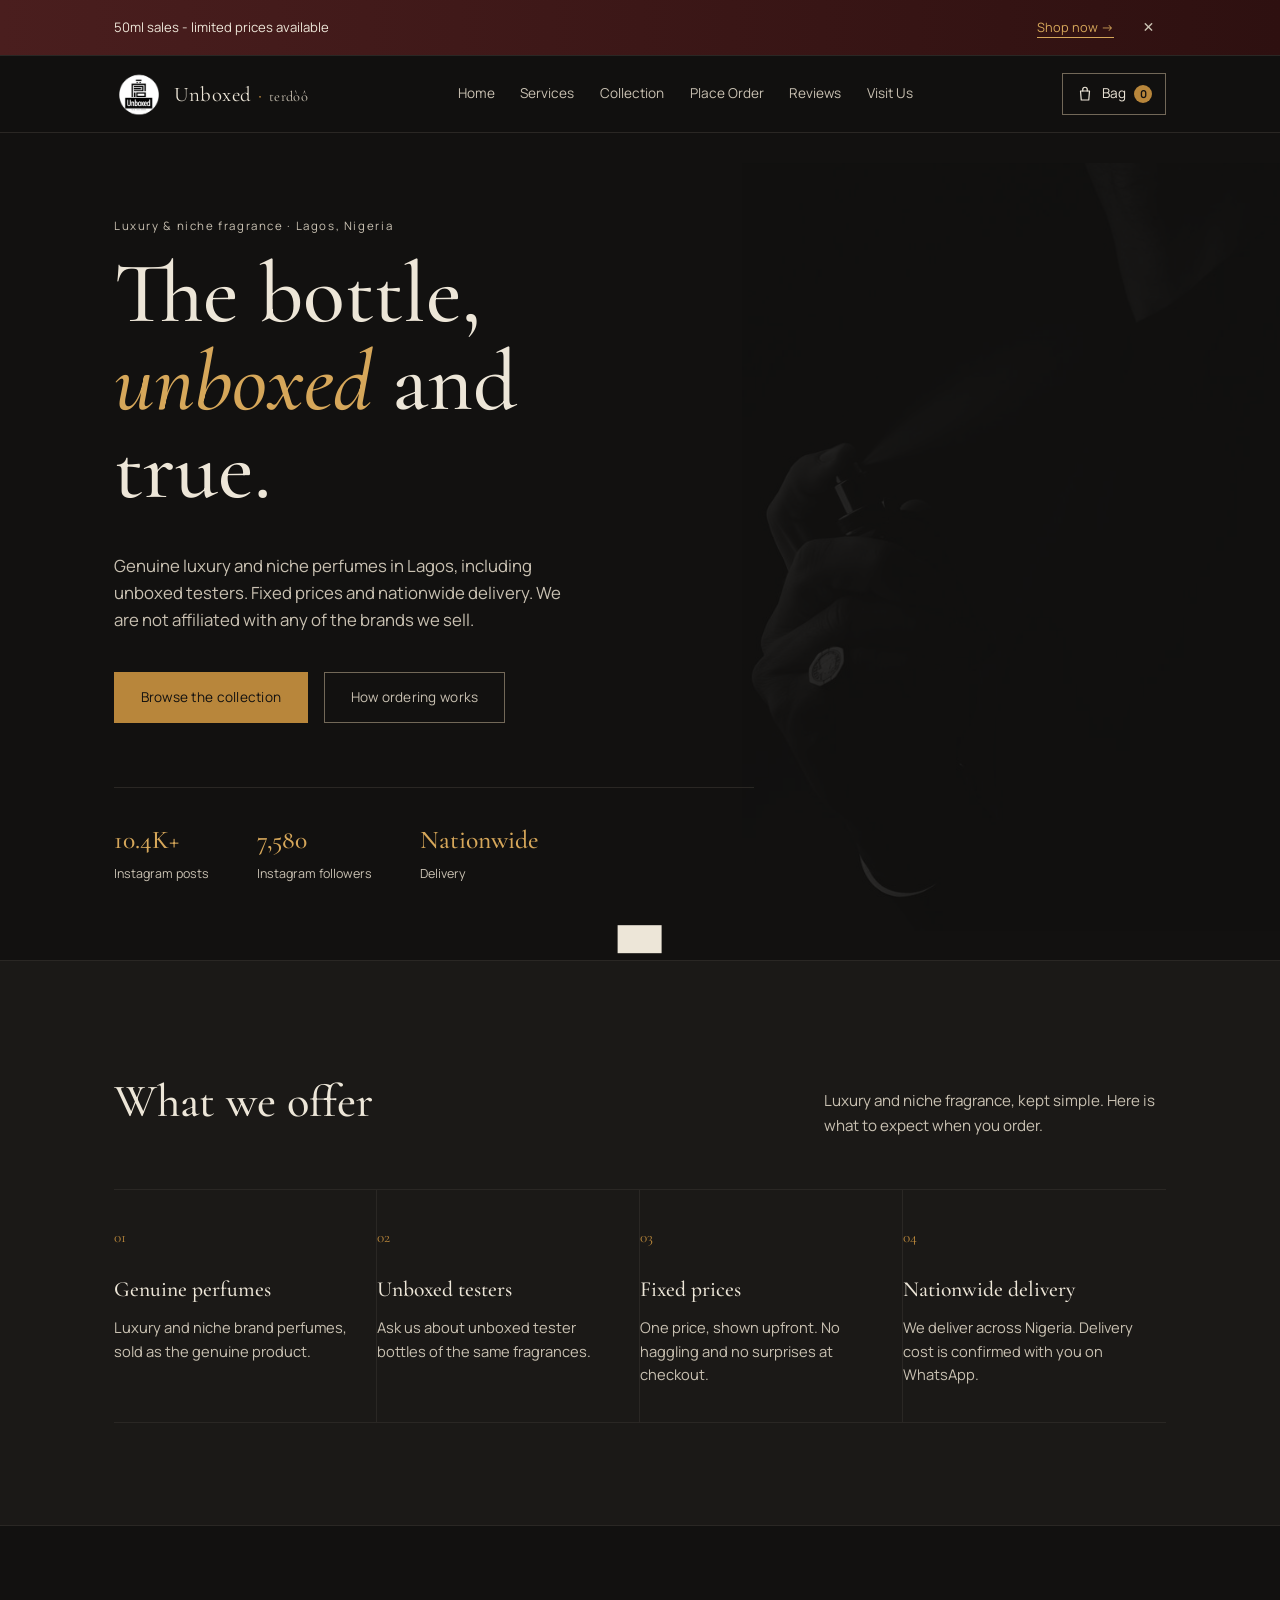
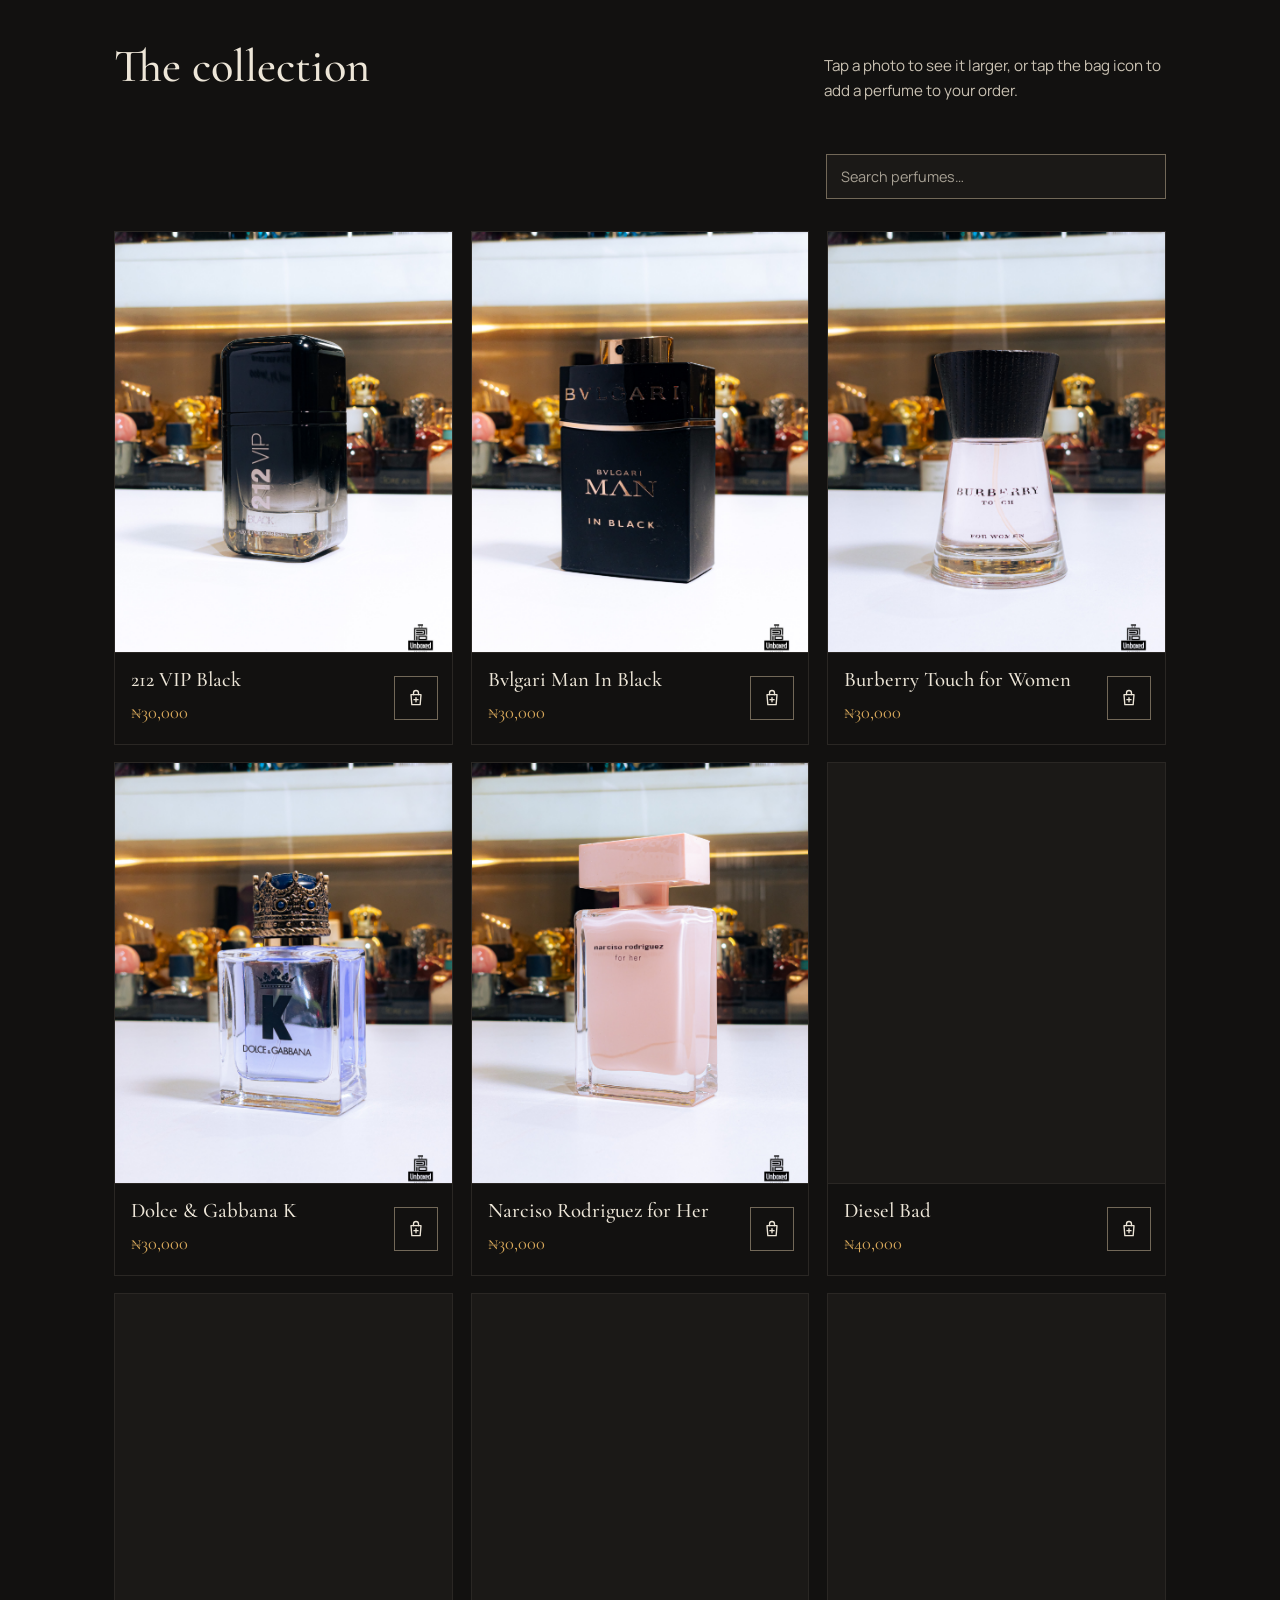
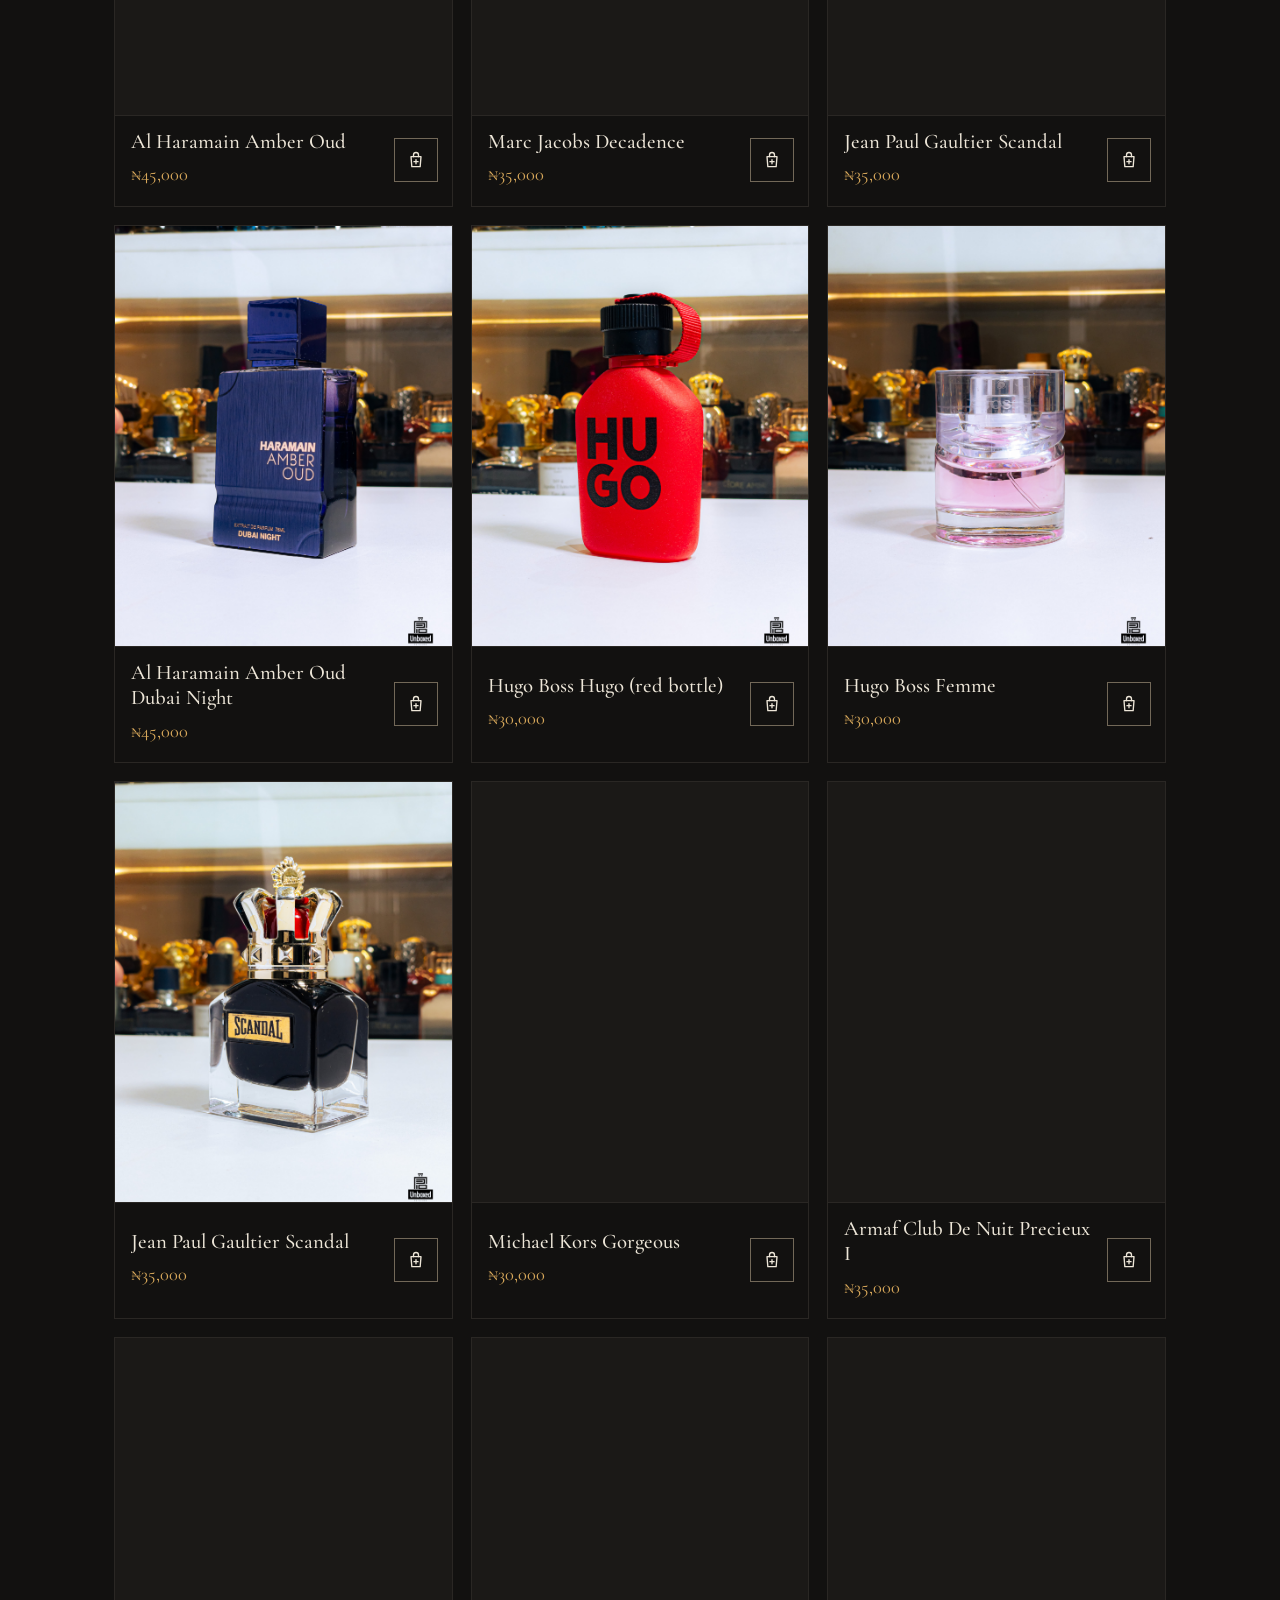
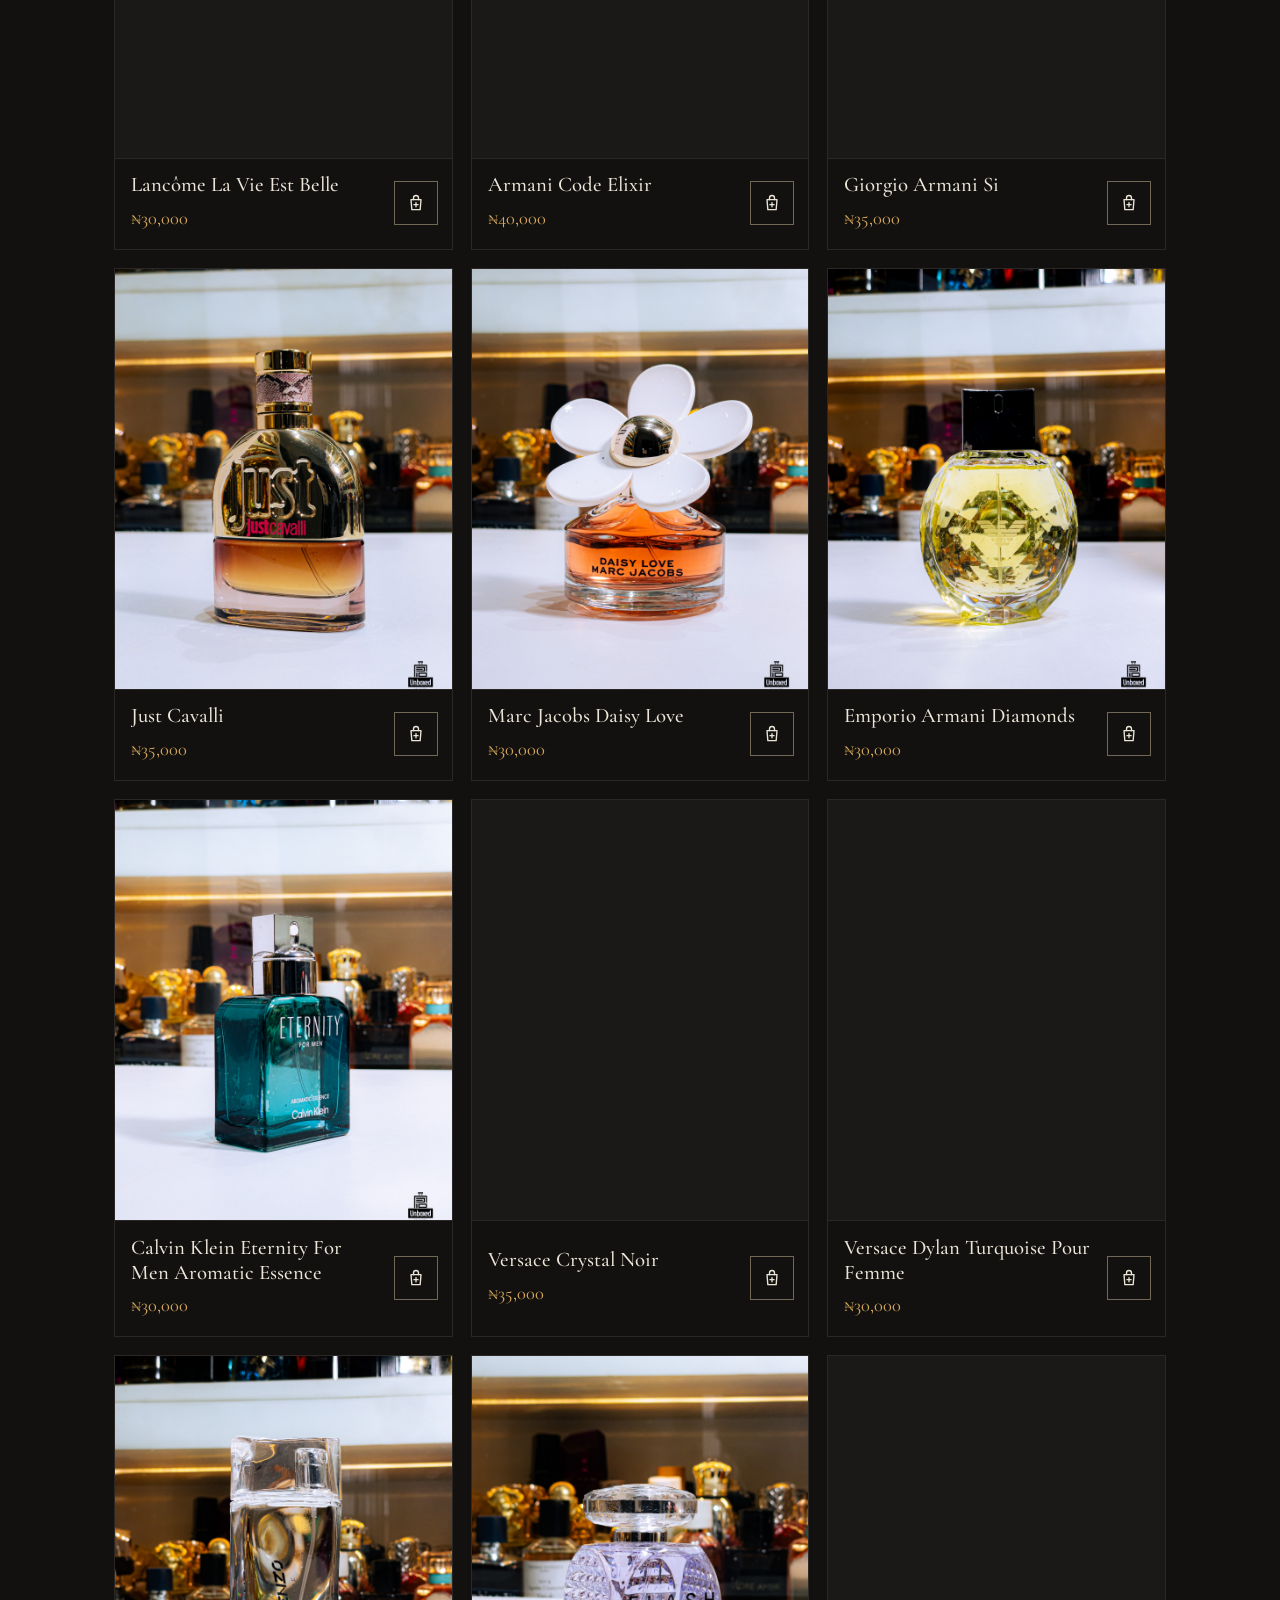
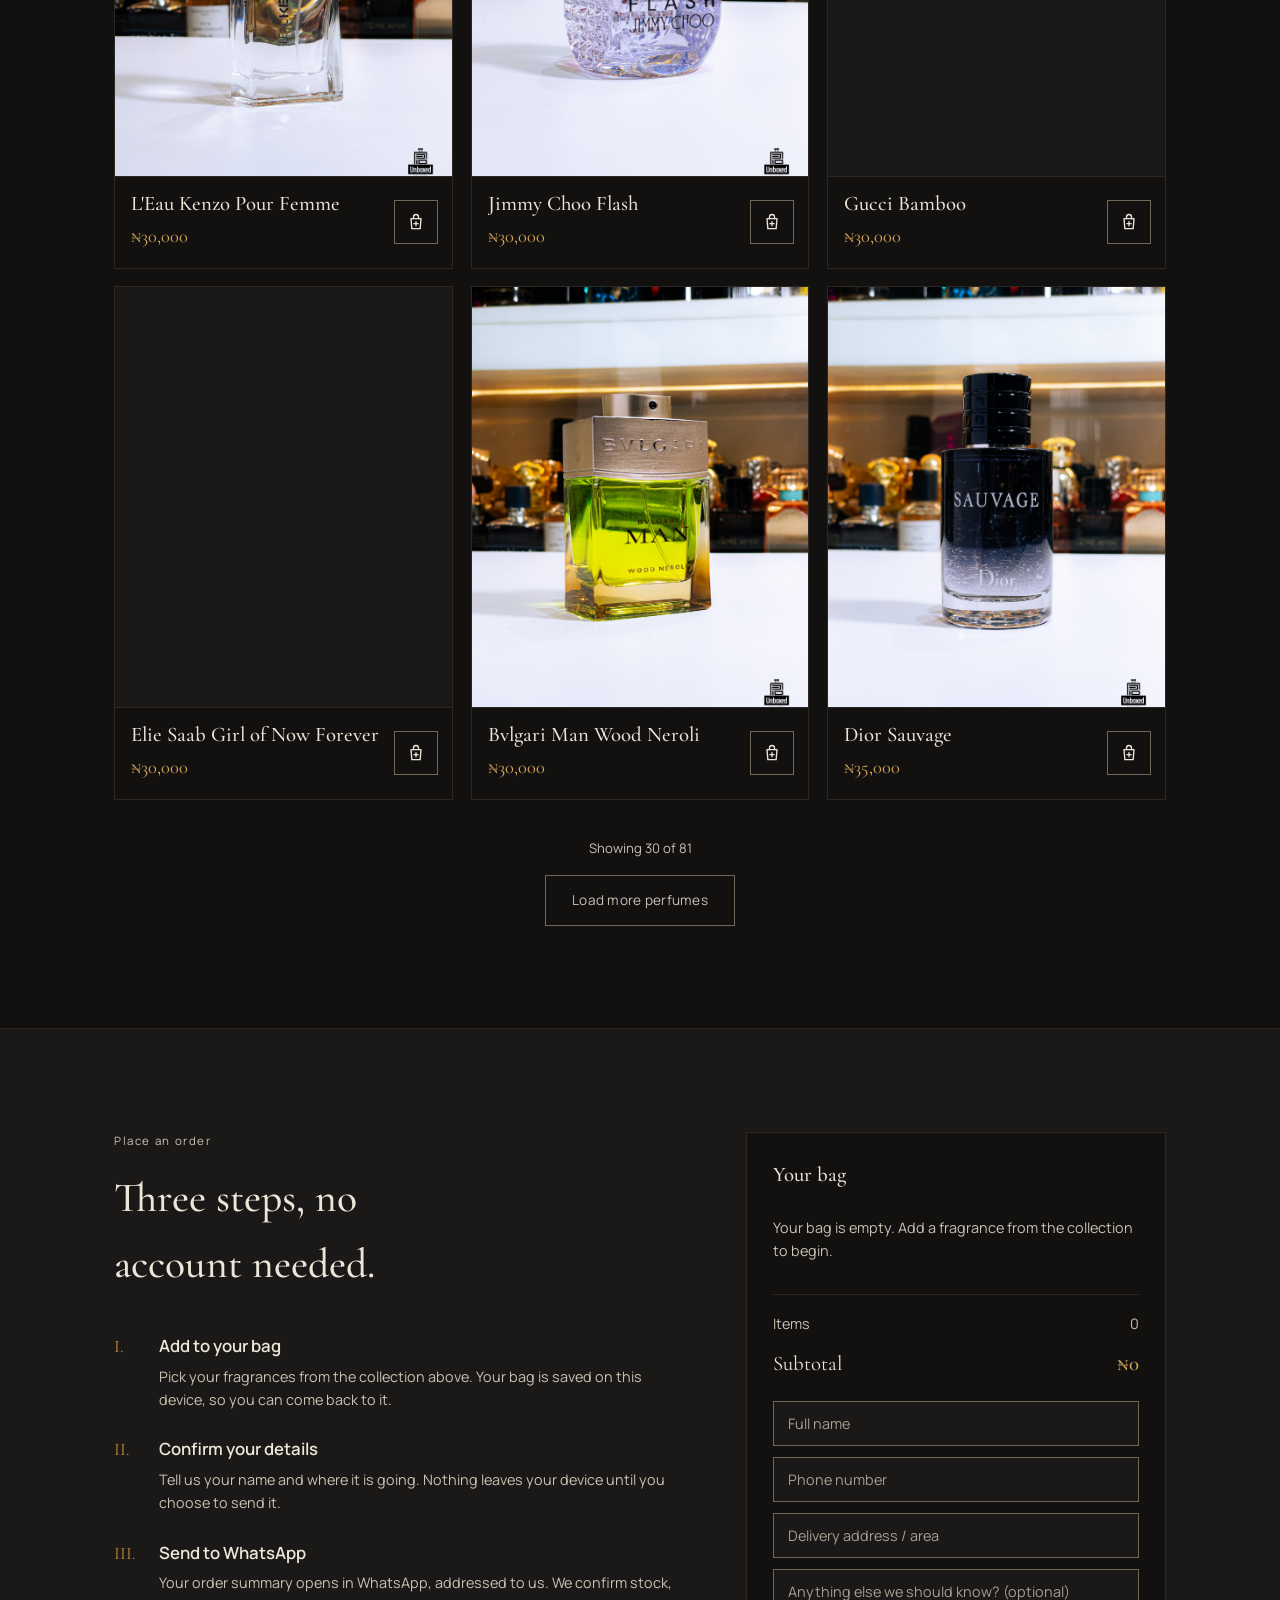
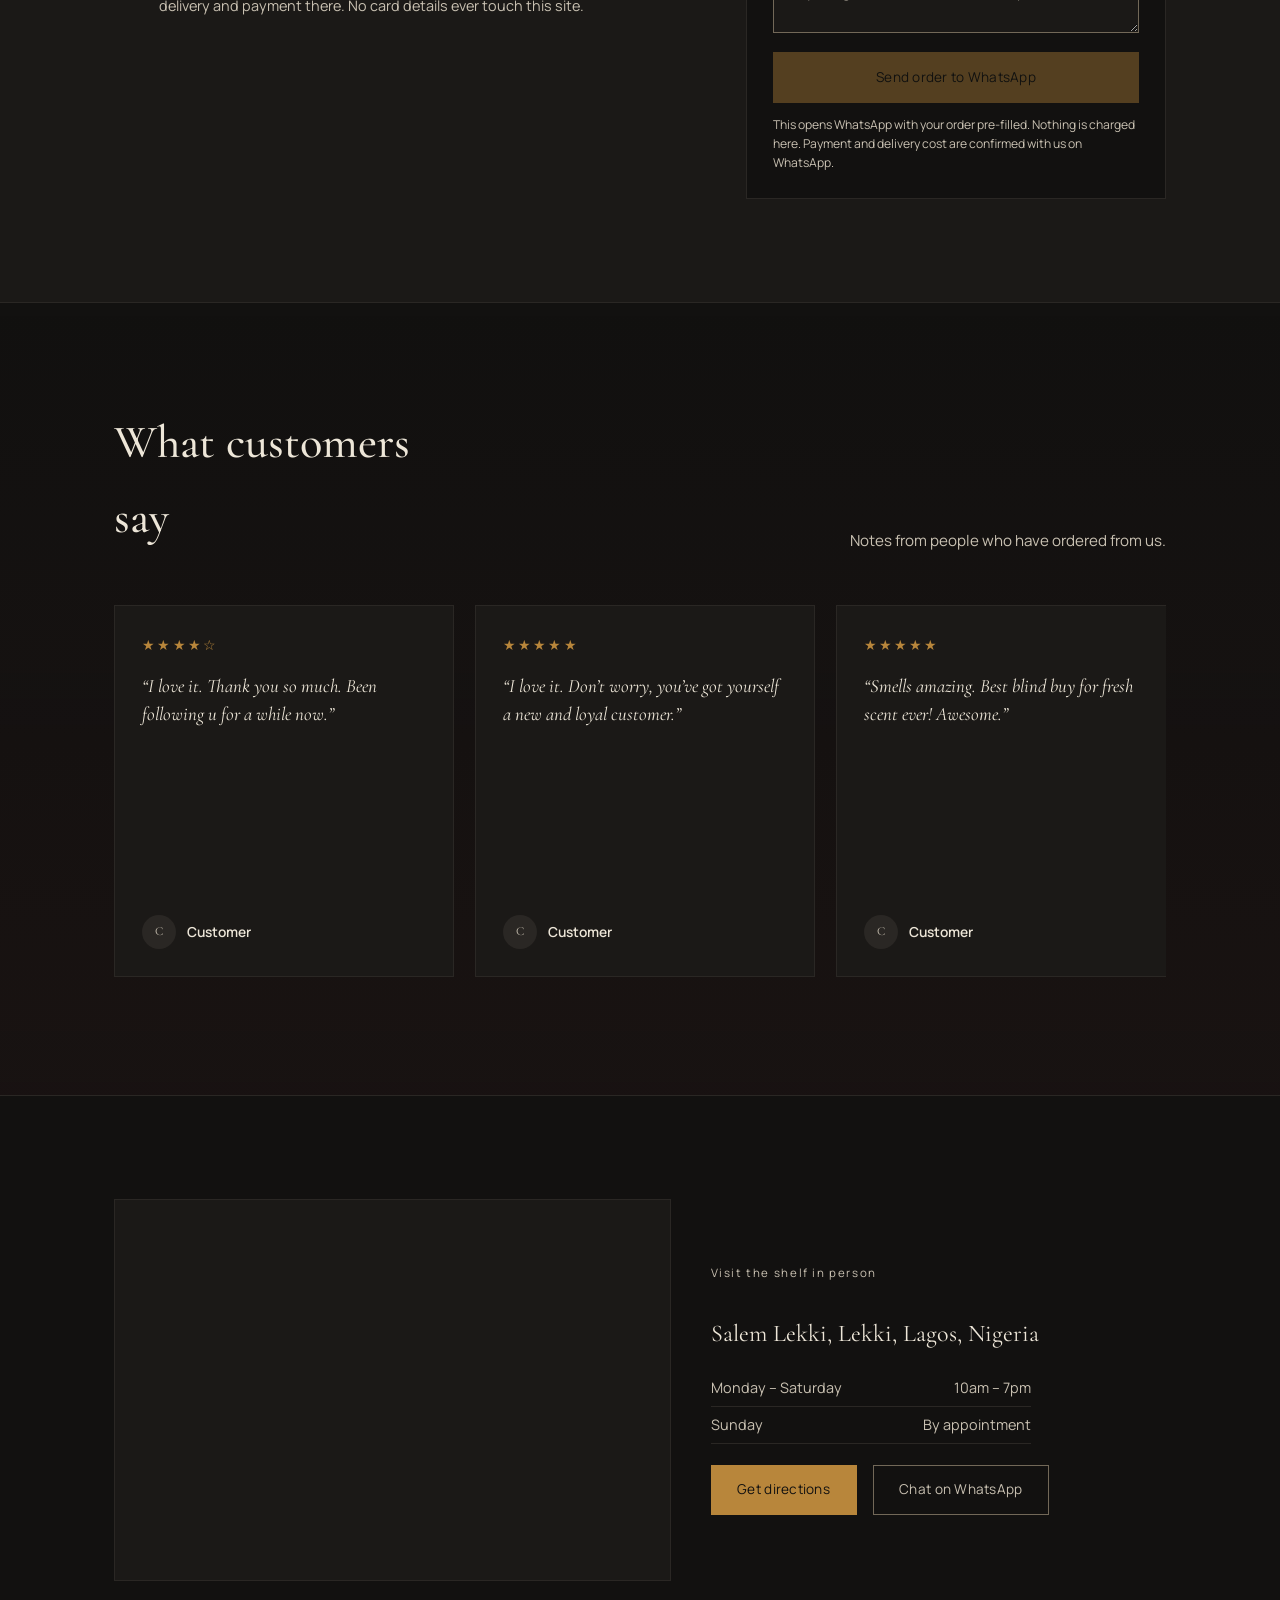
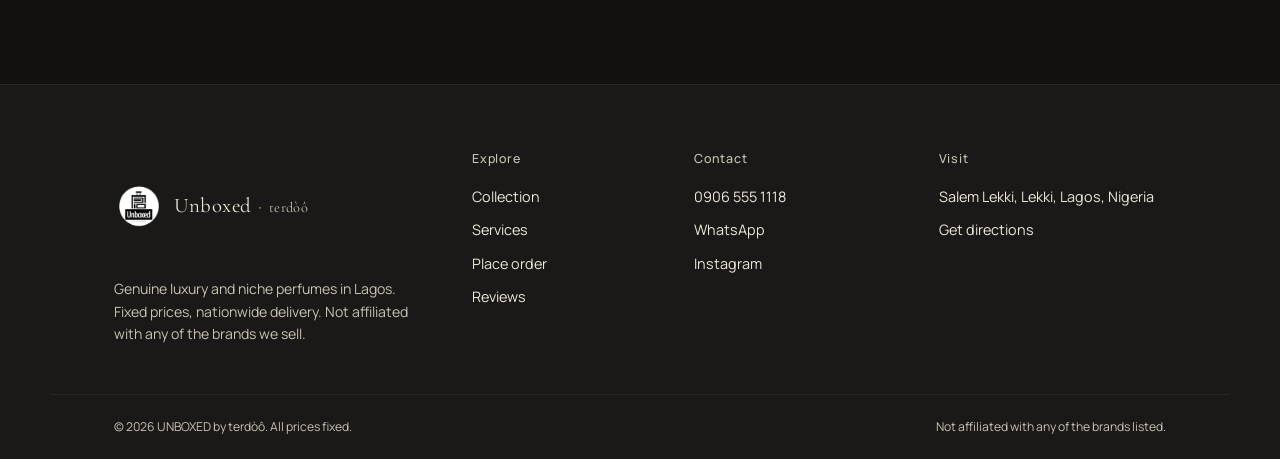
<file: index.html>
<!DOCTYPE html>
<html lang="en">
<head>
<meta charset="UTF-8">
<meta name="viewport" content="width=device-width, initial-scale=1">
<title>UNBOXED by terdòô — Luxury &amp; Niche Perfumes, Lagos</title>
<meta name="description" content="Genuine luxury and niche perfumes in Lagos. Unboxed testers, fixed prices, nationwide delivery. Not affiliated with any of the brands.">
<meta name="theme-color" content="#121110">
<meta property="og:title" content="UNBOXED by terdòô — Luxury &amp; Niche Perfumes, Lagos">
<meta property="og:description" content="Genuine luxury and niche perfumes in Lagos. Fixed prices, nationwide delivery.">
<meta property="og:type" content="website">

<!-- LOGO used as the browser-tab icon. Change the file name here if you rename your logo. -->
<link rel="icon" href="images/BackgroundEraser_20260904_161043999.png">

<link rel="preconnect" href="https://fonts.googleapis.com">
<link rel="preconnect" href="https://fonts.gstatic.com" crossorigin>
<link href="https://fonts.googleapis.com/css2?family=Cormorant+Garamond:ital,wght@0,400;0,500;0,600;1,500&family=Manrope:wght@400;500;600;700&display=swap" rel="stylesheet">
<link rel="stylesheet" href="style.css">

<!-- lets the CSS know JavaScript is running (so scroll animations can't hide content if it isn't) -->
<script>document.documentElement.className += " js";</script>
</head>
<body>

<!-- ============ ANNOUNCEMENT BAR (text comes from data.js → announcement) ============ -->
<div class="promo-bar" id="promoBar" hidden>
  <div class="wrap promo-bar-inner">
    <p id="promoText"></p>
    <a href="#products" class="promo-link">Shop now →</a>
    <button type="button" class="promo-close" id="promoClose" aria-label="Dismiss announcement">&times;</button>
  </div>
</div>

<!-- ============ NAV ============ -->
<nav class="site-nav" aria-label="Main">
  <div class="wrap nav-inner">

    <!-- LOGO: change the file name in src="" if you rename the logo file -->
    <a href="#home" class="brand">
      <img src="images/BackgroundEraser_20260904_161043999.png" alt="UNBOXED by terdòô logo" class="brand-logo">
      <span class="brand-name">Unboxed<span class="dot">·</span><small>terdòô</small></span>
    </a>

    <ul class="nav-links" id="navLinks">
      <li><a href="#home">Home</a></li>
      <li><a href="#services">Services</a></li>
      <li><a href="#products">Collection</a></li>
      <li><a href="#order">Place Order</a></li>
      <li><a href="#reviews">Reviews</a></li>
      <li><a href="#visit">Visit Us</a></li>
    </ul>

    <div class="nav-right">
      <button type="button" class="bag-btn" id="openBag" aria-label="Go to your bag">
        <svg viewBox="0 0 24 24" width="18" height="18" fill="none" stroke="currentColor" stroke-width="1.6" stroke-linecap="round" stroke-linejoin="round" aria-hidden="true"><path d="M6 8h12l-1 12H7L6 8z"/><path d="M9 8V6a3 3 0 0 1 6 0v2"/></svg>
        <span class="bag-label">Bag</span>
        <span class="bag-count" id="bagCount">0</span>
      </button>
      <button type="button" class="nav-toggle" id="navToggle" aria-label="Open menu" aria-expanded="false" aria-controls="navLinks">&#9776;</button>
    </div>
  </div>
</nav>

<main>

<!-- ============ HERO ============ -->
<header class="hero" id="home">

  <!-- HERO PHOTO: change the file name in src="" if you rename it.
       Its strength is set by --hero-photo-opacity at the top of style.css -->
  <img src="images/d69882ec496a015ccbc25ba75d9e765a.jpg" alt="" class="hero-photo" aria-hidden="true">

  <div class="wrap hero-content">
    <span class="eyebrow">Luxury &amp; niche fragrance · Lagos, Nigeria</span>
    <h1 class="hero-heading">
      <span>The bottle,</span>
      <span><em>unboxed</em> and true.</span>
    </h1>
    <p class="hero-sub">Genuine luxury and niche perfumes in Lagos, including unboxed testers. Fixed prices and nationwide delivery. We are not affiliated with any of the brands we sell.</p>
    <div class="hero-actions">
      <a href="#products" class="btn solid">Browse the collection</a>
      <a href="#order" class="btn quiet">How ordering works</a>
    </div>
    <!-- filled from data.js → stats -->
    <div class="hero-facts" id="heroFacts">
      <div class="hero-fact"><b>10.4K+</b><span>Instagram posts</span></div>
      <div class="hero-fact"><b>7,580</b><span>Instagram followers</span></div>
      <div class="hero-fact"><b>Nationwide</b><span>Delivery</span></div>
    </div>
  </div>
</header>

<!-- ============ SERVICES ============ -->
<section class="services" id="services">
  <div class="wrap section-pad">
    <div class="section-head reveal">
      <h2>What we offer</h2>
      <p>Luxury and niche fragrance, kept simple. Here is what to expect when you order.</p>
    </div>

    <div class="service-list reveal">
      <div class="service-item">
        <span class="service-num">01</span>
        <h3>Genuine perfumes</h3>
        <p>Luxury and niche brand perfumes, sold as the genuine product.</p>
      </div>
      <div class="service-item">
        <span class="service-num">02</span>
        <h3>Unboxed testers</h3>
        <p>Ask us about unboxed tester bottles of the same fragrances.</p>
      </div>
      <div class="service-item">
        <span class="service-num">03</span>
        <h3>Fixed prices</h3>
        <p>One price, shown upfront. No haggling and no surprises at checkout.</p>
      </div>
      <div class="service-item">
        <span class="service-num">04</span>
        <h3>Nationwide delivery</h3>
        <p>We deliver across Nigeria. Delivery cost is confirmed with you on WhatsApp.</p>
      </div>
    </div>
  </div>
</section>

<!-- ============ COLLECTION (products come from data.js) ============ -->
<section class="products" id="products">
  <div class="wrap section-pad">
    <div class="section-head reveal">
      <h2>The collection</h2>
      <p>Tap a photo to see it larger, or tap the bag icon to add a perfume to your order.</p>
    </div>

    <div class="toolbar">
      <div class="filter-row" id="filterRow" role="group" aria-label="Filter by bottle size" hidden></div>
      <div class="search">
        <label for="searchInput" class="sr-only">Search the collection</label>
        <input type="search" id="searchInput" placeholder="Search perfumes…" autocomplete="off">
      </div>
    </div>

    <div class="product-grid" id="productGrid"></div>

    <p class="empty-msg" id="emptyMsg" hidden>No perfumes match that search. <button type="button" class="link-btn" id="clearSearch">Show everything</button></p>

    <div class="grid-foot">
      <p class="grid-count" id="gridCount" aria-live="polite"></p>
      <button type="button" class="btn quiet" id="loadMore" hidden>Load more perfumes</button>
    </div>

    <noscript>
      <p class="empty-msg">This page needs JavaScript to show the collection. You can still order on WhatsApp: <a href="https://wa.me/2349065551118">message us</a>.</p>
    </noscript>
  </div>
</section>

<!-- ============ PLACE ORDER ============ -->
<section class="order" id="order">
  <div class="wrap section-pad">
    <div class="order-grid">

      <div class="reveal">
        <span class="eyebrow">Place an order</span>
        <h2 class="order-title">Three steps, no account needed.</h2>

        <div class="order-steps">
          <div class="order-step">
            <span class="step-mark">I.</span>
            <div>
              <h3>Add to your bag</h3>
              <p>Pick your fragrances from the collection above. Your bag is saved on this device, so you can come back to it.</p>
            </div>
          </div>
          <div class="order-step">
            <span class="step-mark">II.</span>
            <div>
              <h3>Confirm your details</h3>
              <p>Tell us your name and where it is going. Nothing leaves your device until you choose to send it.</p>
            </div>
          </div>
          <div class="order-step">
            <span class="step-mark">III.</span>
            <div>
              <h3>Send to WhatsApp</h3>
              <p>Your order summary opens in WhatsApp, addressed to us. We confirm stock, delivery and payment there. No card details ever touch this site.</p>
            </div>
          </div>
        </div>
      </div>

      <div class="bag-panel reveal" id="bagPanel" role="region" aria-label="Your bag">
        <h3>Your bag</h3>
        <div class="bag-items" id="bagItems"></div>
        <p class="bag-empty" id="bagEmpty">Your bag is empty. Add a fragrance from the collection to begin.</p>

        <div class="bag-summary">
          <div class="bag-summary-row"><span>Items</span><span id="sumCount">0</span></div>
          <div class="bag-summary-row total"><span>Subtotal</span><b id="sumTotal">₦0</b></div>
          <p class="bag-note" id="sumNote" hidden></p>
        </div>

        <form class="order-form" id="orderForm" novalidate>
          <label class="sr-only" for="custName">Full name</label>
          <input type="text" id="custName" placeholder="Full name" autocomplete="name" required>
          <label class="sr-only" for="custPhone">Phone number</label>
          <input type="tel" id="custPhone" placeholder="Phone number" autocomplete="tel" required>
          <label class="sr-only" for="custAddress">Delivery address</label>
          <input type="text" id="custAddress" placeholder="Delivery address / area" autocomplete="street-address" required>
          <label class="sr-only" for="custNote">Note (optional)</label>
          <textarea id="custNote" rows="2" placeholder="Anything else we should know? (optional)"></textarea>
          <button type="submit" class="btn solid" id="sendOrderBtn" disabled>Send order to WhatsApp</button>
          <p class="form-note">This opens WhatsApp with your order pre-filled. Nothing is charged here. Payment and delivery cost are confirmed with us on WhatsApp.</p>
        </form>
      </div>

    </div>
  </div>
</section>

<!-- ============ REVIEWS (from data.js → REVIEWS; Instagram card if empty) ============ -->
<section class="reviews" id="reviews">
  <div class="wrap section-pad">
    <div class="section-head reveal">
      <h2>What customers say</h2>
      <p>Notes from people who have ordered from us.</p>
    </div>
    <div class="review-track reveal" id="reviewTrack"></div>
  </div>
</section>

<!-- ============ VISIT US ============ -->
<section class="visit" id="visit">
  <div class="wrap section-pad">
    <h2 class="sr-only">Visit us</h2>
    <div class="visit-inner">

      <!-- GOOGLE MAP: this is your original embed code. To change the location,
           replace the whole src="..." value with the one from Google Maps →
           Share → Embed a map. Do NOT add width/height here; the CSS sizes it. -->
      <div class="visit-map">
        <iframe
          src="https://www.google.com/maps/embed?pb=!1m17!1m12!1m3!1d3964.699760873887!2d3.495325074992158!3d6.432599993558544!2m3!1f0!2f0!3f0!3m2!1i1024!2i768!4f13.1!3m2!1m1!2zNsKwMjUnNTcuNCJOIDPCsDI5JzUyLjQiRQ!5e0!3m2!1sen!2sng!4v1789739510807!5m2!1sen!2sng"
          title="Map showing the UNBOXED by terdòô location in Lekki, Lagos"
          loading="lazy"
          allowfullscreen
          referrerpolicy="strict-origin-when-cross-origin"></iframe>
      </div>

      <div class="visit-details reveal">
        <span class="eyebrow">Visit the shelf in person</span>
        <p class="addr" data-text="address">Salem Lekki, Lekki, Lagos, Nigeria</p>
        <div class="hours" id="hoursList">
          <div><span>Monday – Saturday</span><span>10am – 7pm</span></div>
          <div><span>Sunday</span><span>By appointment</span></div>
        </div>
        <div class="visit-actions">
          <a href="https://www.google.com/maps/search/?api=1&amp;query=Salem+Lekki%2C+Lekki%2C+Lagos%2C+Nigeria" data-link="directions" target="_blank" rel="noopener" class="btn solid">Get directions</a>
          <a href="https://wa.me/2349065551118" data-link="whatsapp" target="_blank" rel="noopener" class="btn quiet">Chat on WhatsApp</a>
        </div>
      </div>

    </div>
  </div>
</section>

</main>

<!-- ============ FOOTER ============ -->
<footer>
  <div class="wrap footer-grid">
    <div class="footer-brand">
      <a href="#home" class="brand">
        <img src="images/BackgroundEraser_20260904_161043999.png" alt="" class="brand-logo" aria-hidden="true">
        <span class="brand-name">Unboxed<span class="dot">·</span><small>terdòô</small></span>
      </a>
      <p>Genuine luxury and niche perfumes in Lagos. Fixed prices, nationwide delivery. Not affiliated with any of the brands we sell.</p>
    </div>
    <div class="footer-col">
      <h3>Explore</h3>
      <ul>
        <li><a href="#products">Collection</a></li>
        <li><a href="#services">Services</a></li>
        <li><a href="#order">Place order</a></li>
        <li><a href="#reviews">Reviews</a></li>
      </ul>
    </div>
    <div class="footer-col">
      <h3>Contact</h3>
      <ul>
        <li><a href="tel:+2349065551118" data-link="tel" data-text="phone">0906 555 1118</a></li>
        <li><a href="https://wa.me/2349065551118" data-link="whatsapp" target="_blank" rel="noopener">WhatsApp</a></li>
        <li><a href="https://www.instagram.com/unboxed_by_terdoo" data-link="instagram" target="_blank" rel="noopener">Instagram</a></li>
      </ul>
    </div>
    <div class="footer-col">
      <h3>Visit</h3>
      <ul>
        <li data-text="address">Salem Lekki, Lekki, Lagos, Nigeria</li>
        <li><a href="https://www.google.com/maps/search/?api=1&amp;query=Salem+Lekki%2C+Lekki%2C+Lagos%2C+Nigeria" data-link="directions" target="_blank" rel="noopener">Get directions</a></li>
      </ul>
    </div>
  </div>
  <div class="wrap footer-bottom">
    <span>© <span id="year">2026</span> UNBOXED by terdòô. All prices fixed.</span>
    <span>Not affiliated with any of the brands listed.</span>
  </div>
</footer>

<!-- ============ PHOTO VIEWER ============ -->
<div class="lightbox" id="lightbox" role="dialog" aria-modal="true" aria-label="Photo viewer" hidden>
  <button type="button" class="lb-btn lb-close" id="lbClose" aria-label="Close viewer">&times;</button>
  <button type="button" class="lb-btn lb-nav lb-prev" id="lbPrev" aria-label="Previous photo">&#8249;</button>
  <img class="lb-img" id="lbImg" alt="">
  <button type="button" class="lb-btn lb-nav lb-next" id="lbNext" aria-label="Next photo">&#8250;</button>
  <div class="lb-info">
    <p class="lb-name" id="lbName"></p>
    <p class="lb-meta" id="lbMeta"></p>
    <button type="button" class="lb-add" id="lbAdd">Add to bag</button>
  </div>
  <p class="lb-count" id="lbCount"></p>
</div>

<!-- ============ POP-UP MESSAGE ============ -->
<div class="toast" id="toast" role="status" aria-live="polite"></div>

<!-- data.js MUST come before script.js -->
<script src="data.js"></script>
<script src="script.js"></script>
</body>
</html>
</file>
<file: style.css>
/* ============================================================
   UNBOXED by terdòô — style.css
   Palette:  ink #121110 · bone #EDE6D8 · brass #B8863B · oxblood #4A1E1E
   Type:     Cormorant Garamond (headings) + Manrope (text)
   ============================================================ */

:root{
  --ink: #121110;
  --ink-soft: #1B1917;
  --ink-line: #2A2724;        /* thin dividing lines */
  --ink-edge: #726858;        /* borders of buttons / inputs (easier to see) */
  --bone: #EDE6D8;
  --bone-dim: #C9C1B2;
  --brass: #B8863B;
  --brass-bright: #D6A75A;
  --oxblood: #4A1E1E;

  --serif: "Cormorant Garamond", "Times New Roman", serif;
  --sans: "Manrope", -apple-system, BlinkMacSystemFont, "Segoe UI", sans-serif;

  --max: 1180px;
  --edge: clamp(20px, 6vw, 64px);
  --nav-h: 76px;

  /* How visible the big photo behind the main heading is (0 = hidden, 1 = full) */
  --hero-photo-opacity: 0.16;
}

*, *::before, *::after{ box-sizing: border-box; }

html{
  scroll-behavior: smooth;
  -webkit-text-size-adjust: 100%;
}

body{
  margin: 0;
  background: var(--ink);
  color: var(--bone);
  font-family: var(--sans);
  font-size: 16px;
  line-height: 1.6;
  -webkit-font-smoothing: antialiased;
}

img{ max-width: 100%; display: block; }
a{ color: inherit; text-decoration: none; }
p{ margin: 0; }
ul{ margin: 0; padding: 0; list-style: none; }

h1, h2, h3, h4, h5{
  font-family: var(--serif);
  font-weight: 500;
  margin: 0;
  color: var(--bone);
}

button{ font: inherit; color: inherit; }

::selection{ background: var(--brass); color: var(--ink); }

:focus-visible{
  outline: 1.5px solid var(--brass-bright);
  outline-offset: 3px;
}

/* anchors don't hide under the sticky menu */
section, header[id]{ scroll-margin-top: var(--nav-h); }

.sr-only{
  position: absolute;
  width: 1px; height: 1px;
  margin: -1px; padding: 0;
  overflow: hidden;
  clip: rect(0 0 0 0);
  white-space: nowrap;
  border: 0;
}

.wrap{
  max-width: var(--max);
  margin: 0 auto;
  padding-left: var(--edge);
  padding-right: var(--edge);
}

.eyebrow{
  display: block;
  font-size: 0.72rem;
  letter-spacing: 0.14em;
  color: var(--bone-dim);
  margin-bottom: 0.9rem;
}

/* ---------------- Buttons ---------------- */

.btn{
  display: inline-flex;
  align-items: center;
  justify-content: center;
  gap: 0.6rem;
  font-size: 0.85rem;
  letter-spacing: 0.02em;
  padding: 0.85rem 1.6rem;
  border: 1px solid var(--brass);
  color: var(--bone);
  background: transparent;
  cursor: pointer;
  transition: background 220ms ease, color 220ms ease, border-color 220ms ease;
}
.btn:hover{ background: var(--brass); color: var(--ink); }
.btn.solid{ background: var(--brass); color: var(--ink); }
.btn.solid:hover{ background: var(--brass-bright); border-color: var(--brass-bright); }
.btn.quiet{ border-color: var(--ink-edge); color: var(--bone-dim); }
.btn.quiet:hover{ border-color: var(--brass); background: transparent; color: var(--brass-bright); }
.btn[disabled]{ opacity: 0.4; cursor: not-allowed; pointer-events: none; }
.btn[hidden]{ display: none; }

.link-btn{
  background: none;
  border: 0;
  padding: 0;
  color: var(--brass-bright);
  text-decoration: underline;
  text-underline-offset: 3px;
  cursor: pointer;
}

/* ---------------- Announcement bar ---------------- */

.promo-bar{
  background: linear-gradient(90deg, var(--oxblood), #2E1010);
  border-bottom: 1px solid var(--ink-line);
}
.promo-bar[hidden]{ display: none; }
.promo-bar-inner{
  display: flex;
  align-items: center;
  gap: 1rem;
  padding-top: 0.6rem;
  padding-bottom: 0.6rem;
}
.promo-bar-inner p{ flex: 1; min-width: 0; font-size: 0.82rem; }
.promo-link{
  flex-shrink: 0;
  font-size: 0.8rem;
  color: var(--brass-bright);
  border-bottom: 1px solid var(--brass-bright);
}
.promo-close{
  flex-shrink: 0;
  width: 36px; height: 36px;
  background: none;
  border: 0;
  font-size: 1.4rem;
  line-height: 1;
  color: var(--bone-dim);
  cursor: pointer;
}
.promo-close:hover{ color: var(--bone); }

/* ---------------- Nav ---------------- */

.site-nav{
  position: sticky;
  top: 0;
  z-index: 60;
  background: rgba(18, 17, 16, 0.9);
  -webkit-backdrop-filter: blur(10px);
  backdrop-filter: blur(10px);
  border-bottom: 1px solid var(--ink-line);
}
.nav-inner{
  display: flex;
  align-items: center;
  justify-content: space-between;
  gap: 1rem;
  height: var(--nav-h);
}

.brand{
  display: inline-flex;
  align-items: center;
  gap: 0.6rem;
  min-width: 0;
}
.brand-logo{ width: 50px; height: auto; flex-shrink: 0; }
.brand-name{
  font-family: var(--serif);
  font-size: 1.3rem;
  letter-spacing: 0.02em;
  white-space: nowrap;
}
.brand-name .dot{ color: var(--brass); margin: 0 0.4rem; }
.brand-name small{ font-size: 0.9rem; color: var(--bone-dim); }

.nav-links{
  display: flex;
  gap: clamp(1rem, 2vw, 2.1rem);
  font-size: 0.85rem;
  color: var(--bone-dim);
}
.nav-links a{ position: relative; padding: 0.4rem 0; }
.nav-links a::after{
  content: "";
  position: absolute;
  left: 0; right: 100%;
  bottom: 0;
  height: 1px;
  background: var(--brass);
  transition: right 220ms ease;
}
.nav-links a:hover{ color: var(--bone); }
.nav-links a:hover::after{ right: 0; }

.nav-right{ display: flex; align-items: center; gap: 0.8rem; flex-shrink: 0; }

.bag-btn{
  display: inline-flex;
  align-items: center;
  gap: 0.5rem;
  min-height: 42px;
  font-size: 0.85rem;
  background: none;
  border: 1px solid var(--ink-edge);
  padding: 0.4rem 0.8rem;
  cursor: pointer;
  transition: border-color 200ms ease;
}
.bag-btn:hover{ border-color: var(--brass); }
.bag-count{
  min-width: 18px; height: 18px;
  padding: 0 4px;
  border-radius: 9px;
  background: var(--brass);
  color: var(--ink);
  font-size: 0.68rem;
  font-weight: 700;
  display: inline-flex;
  align-items: center;
  justify-content: center;
}

.nav-toggle{
  display: none;
  width: 42px; height: 42px;
  background: none;
  border: 0;
  font-size: 1.5rem;
  line-height: 1;
  cursor: pointer;
}

@media (max-width: 980px){
  .nav-links{
    position: fixed;
    top: var(--nav-h);
    left: 0; right: 0;
    flex-direction: column;
    gap: 0.4rem;
    padding: 1.2rem var(--edge) 1.8rem;
    background: var(--ink-soft);
    border-bottom: 1px solid var(--ink-line);
    transform: translateY(-8px);
    opacity: 0;
    visibility: hidden;
    transition: opacity 220ms ease, transform 220ms ease, visibility 220ms;
  }
  .nav-links.open{ opacity: 1; transform: none; visibility: visible; }
  .nav-links a{ display: block; padding: 0.7rem 0; font-size: 1rem; }
  .nav-toggle{ display: block; }
}
@media (max-width: 400px){
  .brand-name small, .brand-name .dot{ display: none; }
  .bag-label{ display: none; }
}

/* ---------------- Hero ---------------- */

.hero{
  position: relative;
  overflow: hidden;
  min-height: 92vh;
  min-height: 92svh;
  display: flex;
  align-items: center;
  border-bottom: 1px solid var(--ink-line);
}
.hero-photo{
  position: absolute;
  right: -6%;
  top: 50%;
  transform: translateY(-50%);
  width: min(48vw, 620px);
  height: auto;
  opacity: var(--hero-photo-opacity);
  filter: grayscale(1);
  pointer-events: none;
}
.hero-content{
  position: relative;
  z-index: 2;
  width: 100%;
  padding-top: 5rem;
  padding-bottom: 4.5rem;
}

.hero-heading{
  font-size: clamp(2.6rem, 7vw, 5.4rem);
  line-height: 1.02;
  max-width: 14ch;
  overflow: hidden;
  padding-bottom: 0.12em;
}
.hero-heading span{ display: block; }
.hero-heading em{ font-style: italic; color: var(--brass-bright); }

.js .hero-heading span{ animation: rise 900ms cubic-bezier(.2,.8,.2,1) backwards; }
.js .hero-heading span:nth-child(1){ animation-delay: 120ms; }
.js .hero-heading span:nth-child(2){ animation-delay: 240ms; }
@keyframes rise{ from{ transform: translateY(110%); } to{ transform: none; } }

.hero-sub{
  margin-top: 1.8rem;
  max-width: 46ch;
  color: var(--bone-dim);
  font-size: 1.05rem;
}
.hero-actions{
  display: flex;
  flex-wrap: wrap;
  gap: 1rem;
  margin-top: 2.4rem;
}
.hero-facts{
  display: flex;
  flex-wrap: wrap;
  gap: 1.4rem clamp(1.4rem, 4vw, 3rem);
  margin-top: 4rem;
  padding-top: 2rem;
  border-top: 1px solid var(--ink-line);
  max-width: 640px;
}
.hero-fact b{
  display: block;
  font-family: var(--serif);
  font-size: 1.6rem;
  font-weight: 500;
  color: var(--brass-bright);
}
.hero-fact span{
  display: block;
  font-size: 0.78rem;
  color: var(--bone-dim);
  margin-top: 0.2rem;
}

.js .hero-sub, .js .hero-actions, .js .hero-facts{ animation: fadein 700ms ease backwards; }
.js .hero-sub{ animation-delay: 500ms; }
.js .hero-actions{ animation-delay: 650ms; }
.js .hero-facts{ animation-delay: 800ms; }
@keyframes fadein{
  from{ opacity: 0; transform: translateY(6px); }
  to{ opacity: 1; transform: none; }
}

/* ---------------- Section shell ---------------- */

.section-pad{
  padding-top: clamp(4rem, 8vw, 7rem);
  padding-bottom: clamp(4rem, 8vw, 7rem);
}
.section-head{
  display: flex;
  justify-content: space-between;
  align-items: flex-end;
  gap: 1.2rem 2rem;
  flex-wrap: wrap;
  margin-bottom: clamp(2rem, 5vw, 3.2rem);
}
.section-head h2{ font-size: clamp(2rem, 4vw, 2.9rem); max-width: 16ch; }
.section-head p{ max-width: 38ch; color: var(--bone-dim); font-size: 0.95rem; }

/* ---------------- Services ---------------- */

.services{ background: var(--ink-soft); border-bottom: 1px solid var(--ink-line); }
.service-list{
  display: grid;
  grid-template-columns: repeat(4, minmax(0, 1fr));
  border-top: 1px solid var(--ink-line);
}
.service-item{
  padding: 2.2rem 1.6rem 2.2rem 0;
  border-right: 1px solid var(--ink-line);
  border-bottom: 1px solid var(--ink-line);
}
.service-item:last-child{ border-right: 0; }
.service-num{
  display: block;
  font-family: var(--serif);
  font-size: 0.95rem;
  color: var(--brass);
  margin-bottom: 1.4rem;
}
.service-item h3{ font-size: 1.35rem; margin-bottom: 0.6rem; }
.service-item p{ color: var(--bone-dim); font-size: 0.92rem; }

@media (max-width: 900px){
  .service-list{ grid-template-columns: repeat(2, minmax(0, 1fr)); }
  .service-item:nth-child(2n){ border-right: 0; }
}
@media (max-width: 560px){
  .service-list{ grid-template-columns: minmax(0, 1fr); }
  .service-item{ border-right: 0; padding-right: 0; }
}

/* ---------------- Collection ---------------- */

.toolbar{
  display: flex;
  flex-wrap: wrap;
  align-items: center;
  justify-content: space-between;
  gap: 1rem 1.5rem;
  margin-bottom: 2rem;
}
.filter-row{ display: flex; flex-wrap: wrap; gap: 0.5rem; }
.filter-row[hidden]{ display: none; }
.chip{
  font-size: 0.78rem;
  letter-spacing: 0.03em;
  padding: 0.55rem 1rem;
  min-height: 38px;
  border: 1px solid var(--ink-edge);
  background: transparent;
  color: var(--bone-dim);
  cursor: pointer;
  transition: all 180ms ease;
}
.chip:hover{ border-color: var(--brass); color: var(--bone); }
.chip.active{ background: var(--brass); border-color: var(--brass); color: var(--ink); }

.search{ flex: 1 1 240px; max-width: 340px; margin-left: auto; }
@media (max-width: 600px){
  .search{ flex-basis: 100%; max-width: none; margin-left: 0; }
}
.search input,
.order-form input,
.order-form textarea{
  width: 100%;
  background: var(--ink-soft);
  border: 1px solid var(--ink-edge);
  border-radius: 0;
  color: var(--bone);
  font-family: var(--sans);
  font-size: 0.9rem;
  padding: 0.75rem 0.9rem;
}
.search input{ -webkit-appearance: none; appearance: none; }
.search input::placeholder,
.order-form input::placeholder,
.order-form textarea::placeholder{ color: var(--bone-dim); opacity: 0.8; }
.search input:focus,
.order-form input:focus,
.order-form textarea:focus{ border-color: var(--brass); outline: none; }

.product-grid{
  display: grid;
  grid-template-columns: repeat(2, minmax(0, 1fr));
  gap: clamp(0.6rem, 1.6vw, 1.1rem);
}
@media (min-width: 700px){
  .product-grid{ grid-template-columns: repeat(3, minmax(0, 1fr)); }
}

.product-card{
  display: flex;
  flex-direction: column;
  min-width: 0;
  background: var(--ink);
  border: 1px solid var(--ink-line);
  animation: card-in 520ms ease both;
  animation-delay: calc(var(--i, 0) * 45ms);
  transition: border-color 220ms ease;
}
@media (hover: hover){
  .product-card:hover{ border-color: var(--brass); }
}
@keyframes card-in{
  from{ opacity: 0; transform: translateY(12px); }
  to{ opacity: 1; transform: none; }
}

/* photo (a button, so it opens the big view) */
.product-photo{
  position: relative;
  display: block;
  width: 100%;
  aspect-ratio: 4 / 5;      /* use 1 / 1 for square photos */
  padding: 0;
  margin: 0;
  border: 0;
  border-bottom: 1px solid var(--ink-line);
  background: var(--ink-soft);
  overflow: hidden;
  cursor: zoom-in;
}
/* shimmer shown until the photo has arrived */
.product-photo::before{
  content: "";
  position: absolute;
  inset: 0;
  background: linear-gradient(100deg, transparent 30%, rgba(184,134,59,0.10) 50%, transparent 70%);
  background-size: 200% 100%;
  animation: shimmer 1.5s linear infinite;
}
.product-photo.loaded::before{ display: none; }
@keyframes shimmer{
  from{ background-position: 200% 0; }
  to{ background-position: -200% 0; }
}
.product-photo img{
  position: absolute;
  inset: 0;
  width: 100%;
  height: 100%;
  object-fit: cover;        /* "contain" shows the whole bottle but leaves empty bars */
  transition: transform 900ms ease;
}
.product-photo.loaded img{ animation: photo-in 600ms ease backwards; }
@keyframes photo-in{
  from{ opacity: 0; transform: scale(1.03); }
  to{ opacity: 1; transform: none; }
}
@media (hover: hover){
  .product-photo.loaded:hover img{ transform: scale(1.04); }
}

/* photo that could not be found */
.product-photo.no-photo{ cursor: default; }
.product-photo.no-photo::before{ display: none; }
.product-photo.no-photo img{ display: none; }
.photo-missing{
  position: absolute;
  inset: 0;
  display: flex;
  flex-direction: column;
  align-items: center;
  justify-content: center;
  gap: 0.4rem;
  padding: 1rem;
  text-align: center;
  font-size: 0.72rem;
  letter-spacing: 0.08em;
  color: var(--bone-dim);
}
.photo-missing small{ font-size: 0.62rem; letter-spacing: 0; opacity: 0.7; word-break: break-all; }

.sale-badge{
  position: absolute;
  top: 0.7rem;
  left: 0.7rem;
  z-index: 1;
  font-size: 0.64rem;
  letter-spacing: 0.08em;
  padding: 0.25rem 0.55rem;
  background: var(--oxblood);
  border: 1px solid var(--brass);
  color: var(--brass-bright);
}

/* name + price + size on the LEFT, add-to-bag icon on the RIGHT */
.product-body{
  display: flex;
  align-items: center;
  justify-content: space-between;
  gap: 0.6rem;
  padding: 0.9rem 0.9rem 1rem 1rem;
  flex: 1;
}
.product-info{ min-width: 0; }
.product-name{
  font-size: clamp(1.05rem, 2.6vw, 1.3rem);
  line-height: 1.2;
  display: -webkit-box;
  -webkit-line-clamp: 2;
  -webkit-box-orient: vertical;
  overflow: hidden;
  overflow-wrap: anywhere;
}
.product-meta{
  margin-top: 0.35rem;
  font-size: 0.82rem;
  color: var(--bone-dim);
  display: flex;
  flex-wrap: wrap;
  align-items: baseline;
  gap: 0.1rem 0.45rem;
}
.price{
  font-family: var(--serif);
  font-size: 1.15rem;
  color: var(--brass-bright);
}
.price-was{
  font-size: 0.8rem;
  text-decoration: line-through;
  text-decoration-color: var(--brass);
}

.cart-btn{
  position: relative;
  flex-shrink: 0;
  display: inline-flex;
  align-items: center;
  justify-content: center;
  width: 44px; height: 44px;
  background: none;
  border: 1px solid var(--ink-edge);
  color: var(--bone);
  cursor: pointer;
  transition: background 200ms ease, color 200ms ease, border-color 200ms ease;
}
.cart-btn:hover{ background: var(--brass); border-color: var(--brass); color: var(--ink); }
.cart-btn .ic-check{ display: none; }
.cart-btn.added{ background: var(--brass); border-color: var(--brass); color: var(--ink); }
.cart-btn.added .ic-check{ display: block; }
.cart-btn.added .ic-add{ display: none; }
.cart-btn.in-bag{ border-color: var(--brass); }
.cart-qty{
  position: absolute;
  top: -8px; right: -8px;
  min-width: 18px; height: 18px;
  padding: 0 4px;
  border-radius: 9px;
  background: var(--brass);
  color: var(--ink);
  font-size: 0.66rem;
  font-weight: 700;
  line-height: 18px;
  text-align: center;
}
.cart-qty[hidden]{ display: none; }

.empty-msg{
  margin: 2rem 0;
  text-align: center;
  color: var(--bone-dim);
}
.empty-msg[hidden]{ display: none; }

.grid-foot{
  display: flex;
  flex-direction: column;
  align-items: center;
  gap: 1rem;
  margin-top: 2.4rem;
}
.grid-count{ font-size: 0.82rem; color: var(--bone-dim); }

/* ---------------- Photo viewer ---------------- */

.lightbox{
  position: fixed;
  inset: 0;
  z-index: 100;
  display: flex;
  align-items: center;
  justify-content: center;
  padding: 4rem 1rem 12.5rem;
  background: rgba(10, 9, 8, 0.985);
  animation: fade 220ms ease;
}
.lightbox[hidden]{ display: none; }
@keyframes fade{ from{ opacity: 0; } to{ opacity: 1; } }

.lb-img{
  max-width: min(100%, 920px);
  max-height: 100%;
  width: auto;
  height: auto;
  object-fit: contain;
  border: 1px solid var(--ink-line);
  background: var(--ink-soft);
}
.lb-btn{
  position: absolute;
  background: rgba(18, 17, 16, 0.7);
  border: 1px solid var(--ink-edge);
  color: var(--bone);
  line-height: 1;
  cursor: pointer;
  transition: border-color 200ms ease, color 200ms ease;
}
.lb-btn:hover{ border-color: var(--brass); color: var(--brass-bright); }
.lb-close{ top: 0.9rem; right: 0.9rem; width: 44px; height: 44px; font-size: 1.7rem; }
.lb-nav{ top: 45%; transform: translateY(-50%); width: 44px; height: 56px; font-size: 2rem; }
.lb-prev{ left: 0.6rem; }
.lb-next{ right: 0.6rem; }

.lb-info{
  position: absolute;
  left: 0; right: 0;
  bottom: 2.4rem;
  display: flex;
  flex-direction: column;
  align-items: center;
  gap: 0.2rem;
  padding: 0 1rem;
  text-align: center;
}
.lb-name{ font-family: var(--serif); font-size: 1.4rem; line-height: 1.2; }
.lb-meta{ font-size: 0.85rem; color: var(--brass-bright); }
.lb-add{
  margin-top: 0.7rem;
  min-height: 44px;
  padding: 0.7rem 1.6rem;
  font-size: 0.85rem;
  background: var(--brass);
  color: var(--ink);
  border: 0;
  cursor: pointer;
  transition: background 200ms ease;
}
.lb-add:hover{ background: var(--brass-bright); }
.lb-count{
  position: absolute;
  bottom: 0.8rem;
  left: 0; right: 0;
  text-align: center;
  font-size: 0.76rem;
  letter-spacing: 0.08em;
  color: var(--bone-dim);
}

/* phones held sideways: less empty space around the photo */
@media (max-height: 560px){
  .lightbox{ padding: 3.2rem 4rem 8.6rem; }
  .lb-info{ bottom: 1.1rem; }
  .lb-name{ font-size: 1.1rem; }
  .lb-add{ margin-top: 0.4rem; min-height: 40px; padding: 0.5rem 1.4rem; }
  .lb-count{ top: 1.2rem; bottom: auto; left: 1rem; right: auto; text-align: left; }
}

/* ---------------- Order ---------------- */

.order{
  background: var(--ink-soft);
  border-top: 1px solid var(--ink-line);
  border-bottom: 1px solid var(--ink-line);
}
.order-grid{
  display: grid;
  grid-template-columns: minmax(0, 1.15fr) minmax(0, 0.85fr);
  gap: clamp(2rem, 5vw, 4rem);
  align-items: start;
}
.order-title{
  font-size: clamp(1.8rem, 3.6vw, 2.6rem);
  max-width: 14ch;
  margin-bottom: 2.2rem;
}
.order-steps{ display: flex; flex-direction: column; gap: 1.6rem; }
.order-step{ display: flex; gap: 1rem; }
.step-mark{
  font-family: var(--serif);
  font-size: 1.1rem;
  color: var(--brass);
  min-width: 1.8rem;
}
.order-step h3{
  font-family: var(--sans);
  font-size: 1.05rem;
  font-weight: 600;
  margin-bottom: 0.3rem;
}
.order-step p{ color: var(--bone-dim); font-size: 0.9rem; }

.bag-panel{
  min-width: 0;
  background: var(--ink);
  border: 1px solid var(--ink-line);
  padding: 1.6rem;
}
.bag-panel h3{ font-size: 1.3rem; margin-bottom: 1.1rem; }

.bag-items{
  display: flex;
  flex-direction: column;
  gap: 0.9rem;
  max-height: 340px;
  overflow-y: auto;
  padding-right: 0.3rem;
}
.bag-empty{ color: var(--bone-dim); font-size: 0.9rem; padding: 0.4rem 0 0.8rem; }
.bag-empty[hidden]{ display: none; }

.bag-row{
  display: flex;
  align-items: center;
  gap: 0.8rem;
  padding-bottom: 0.9rem;
  border-bottom: 1px solid var(--ink-line);
}
.bag-thumb{
  width: 46px; height: 56px;
  flex-shrink: 0;
  background: var(--ink-soft);
  border: 1px solid var(--ink-line);
  overflow: hidden;
}
.bag-thumb img{ width: 100%; height: 100%; object-fit: cover; }
.bag-info{ flex: 1; min-width: 0; }
.bag-info b{
  display: block;
  font-family: var(--serif);
  font-size: 1.05rem;
  font-weight: 500;
  white-space: nowrap;
  overflow: hidden;
  text-overflow: ellipsis;
}
.bag-info span{ font-size: 0.78rem; color: var(--bone-dim); }
.qty-control{ display: flex; align-items: center; gap: 0.5rem; font-size: 0.9rem; }
.qty-control button{
  width: 30px; height: 30px;
  border: 1px solid var(--ink-edge);
  background: none;
  cursor: pointer;
  line-height: 1;
}
.qty-control button:hover{ border-color: var(--brass); color: var(--brass-bright); }
.bag-remove{
  background: none;
  border: 0;
  padding: 0.4rem 0.2rem;
  font-size: 0.75rem;
  color: var(--bone-dim);
  text-decoration: underline;
  text-underline-offset: 2px;
  cursor: pointer;
}
.bag-remove:hover{ color: var(--brass-bright); }

.bag-summary{
  margin-top: 1.2rem;
  padding-top: 1.1rem;
  border-top: 1px solid var(--ink-line);
}
.bag-summary-row{
  display: flex;
  justify-content: space-between;
  font-size: 0.9rem;
  color: var(--bone-dim);
  margin-bottom: 0.4rem;
}
.bag-summary-row.total{
  margin-top: 0.7rem;
  font-family: var(--serif);
  font-size: 1.3rem;
  color: var(--bone);
}
.bag-summary-row.total b{ color: var(--brass-bright); font-weight: 500; }
.bag-note{ font-size: 0.78rem; color: var(--bone-dim); margin-top: 0.2rem; }
.bag-note[hidden]{ display: none; }

.order-form{ margin-top: 1.3rem; display: flex; flex-direction: column; gap: 0.7rem; }
.order-form textarea{ resize: vertical; }
.order-form .btn{ width: 100%; margin-top: 0.5rem; }
.form-note{ font-size: 0.76rem; color: var(--bone-dim); }

@media (max-width: 900px){
  .order-grid{ grid-template-columns: minmax(0, 1fr); }
}

/* ---------------- Reviews ---------------- */

.reviews{ position: relative; }
.reviews::before{
  content: "";
  position: absolute;
  inset: 0;
  background: linear-gradient(180deg, transparent, rgba(74,30,30,0.12));
  pointer-events: none;
}
.reviews .wrap{ position: relative; }

.review-track{
  display: flex;
  gap: 1.3rem;
  overflow-x: auto;
  scroll-snap-type: x mandatory;
  padding-bottom: 1rem;
  scrollbar-width: thin;
  scrollbar-color: var(--ink-line) transparent;
}
.review-card{
  scroll-snap-align: start;
  flex: 0 0 min(340px, 82%);
  display: flex;
  flex-direction: column;
  gap: 1rem;
  background: var(--ink-soft);
  border: 1px solid var(--ink-line);
  padding: 1.7rem;
}
.review-stars{ color: var(--brass); font-size: 0.9rem; letter-spacing: 0.15em; }
.review-quote{
  font-family: var(--serif);
  font-size: 1.18rem;
  line-height: 1.5;
  font-style: italic;
}
.review-who{ display: flex; align-items: center; gap: 0.7rem; margin-top: auto; }
.review-avatar{
  width: 34px; height: 34px;
  border-radius: 50%;
  background: var(--ink-line);
  display: flex;
  align-items: center;
  justify-content: center;
  font-family: var(--serif);
  color: var(--brass-bright);
}
.review-who b{ display: block; font-size: 0.86rem; font-weight: 600; }
.review-who span{ font-size: 0.76rem; color: var(--bone-dim); }

.review-card.insta{ flex: 1 1 100%; max-width: 560px; align-items: flex-start; }
.review-card.insta .review-quote{ font-style: normal; }

/* ---------------- Visit / map ---------------- */

.visit{ border-top: 1px solid var(--ink-line); border-bottom: 1px solid var(--ink-line); }
.visit-inner{
  display: grid;
  grid-template-columns: minmax(0, 1.1fr) minmax(0, 0.9fr);
  gap: 2.5rem;
  align-items: center;
}
.visit-map{
  position: relative;
  aspect-ratio: 16 / 11;
  min-width: 0;
  overflow: hidden;
  background: var(--ink-soft);
  border: 1px solid var(--ink-line);
}
.visit-map iframe{
  position: absolute;
  inset: 0;
  width: 100%;
  height: 100%;
  border: 0;
  display: block;
}
.visit-details{ min-width: 0; display: flex; flex-direction: column; gap: 1.3rem; }
.addr{ font-family: var(--serif); font-size: 1.5rem; line-height: 1.3; }
.hours{ color: var(--bone-dim); font-size: 0.9rem; max-width: 320px; }
.hours div{
  display: flex;
  justify-content: space-between;
  gap: 1rem;
  padding: 0.4rem 0;
  border-bottom: 1px solid var(--ink-line);
}
.visit-actions{ display: flex; flex-wrap: wrap; gap: 1rem; }

@media (max-width: 860px){
  .visit-inner{ grid-template-columns: minmax(0, 1fr); }
}

/* ---------------- Footer ---------------- */

footer{ background: var(--ink-soft); }
.footer-grid{
  display: grid;
  grid-template-columns: minmax(0, 1.4fr) minmax(0, 0.8fr) minmax(0, 0.9fr) minmax(0, 1fr);
  gap: 2.5rem;
  padding-top: 4rem;
  padding-bottom: 3rem;
}
.footer-brand .brand{ margin-bottom: 1rem; }
.footer-brand p{ color: var(--bone-dim); font-size: 0.88rem; max-width: 34ch; }
.footer-col h3{
  font-family: var(--sans);
  font-size: 0.78rem;
  letter-spacing: 0.06em;
  color: var(--bone-dim);
  margin-bottom: 1rem;
}
.footer-col ul{ display: flex; flex-direction: column; gap: 0.65rem; font-size: 0.9rem; }
.footer-col a:hover{ color: var(--brass-bright); }
.footer-bottom{
  border-top: 1px solid var(--ink-line);
  padding: 1.4rem var(--edge);
  display: flex;
  justify-content: space-between;
  flex-wrap: wrap;
  gap: 0.6rem;
  font-size: 0.76rem;
  color: var(--bone-dim);
}

@media (max-width: 800px){
  .footer-grid{ grid-template-columns: repeat(2, minmax(0, 1fr)); }
}
@media (max-width: 480px){
  .footer-grid{ grid-template-columns: minmax(0, 1fr); }
}

/* ---------------- Pop-up message ---------------- */

.toast{
  position: fixed;
  left: 50%;
  bottom: 1.4rem;
  z-index: 120;
  max-width: calc(100% - 2rem);
  padding: 0.85rem 1.4rem;
  background: var(--bone);
  color: var(--ink);
  font-size: 0.85rem;
  text-align: center;
  transform: translate(-50%, calc(100% + 3rem));
  transition: transform 320ms cubic-bezier(.2,.8,.2,1);
}
.toast.show{ transform: translate(-50%, 0); }

/* ---------------- Scroll animation ---------------- */

.js .reveal{
  opacity: 0;
  transform: translateY(18px);
  transition: opacity 700ms ease, transform 700ms ease;
}
.js .reveal.in{ opacity: 1; transform: none; }

@media (prefers-reduced-motion: reduce){
  html{ scroll-behavior: auto; }
  *, *::before, *::after{
    animation-duration: 0.001ms !important;
    animation-iteration-count: 1 !important;
    animation-delay: 0ms !important;
    transition-duration: 0.001ms !important;
  }
  .js .reveal{ opacity: 1; transform: none; }
}
</file>
